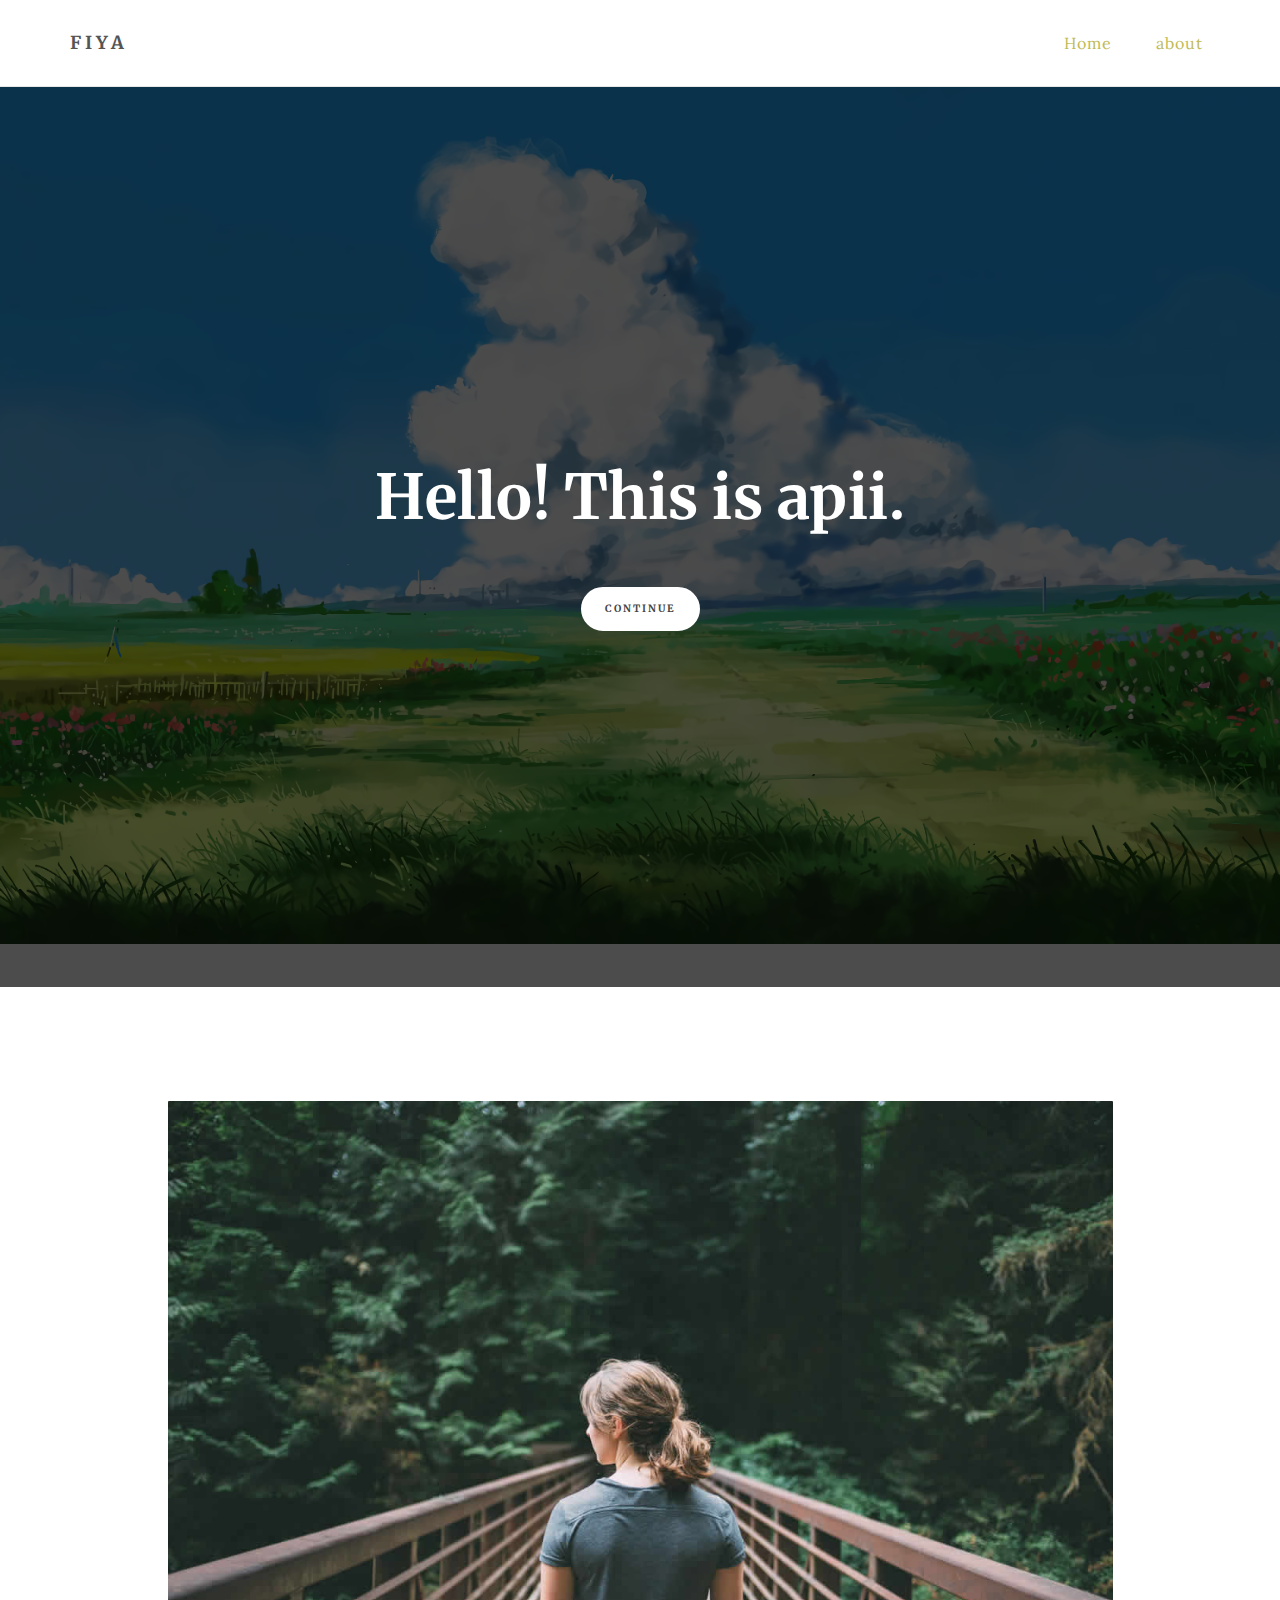
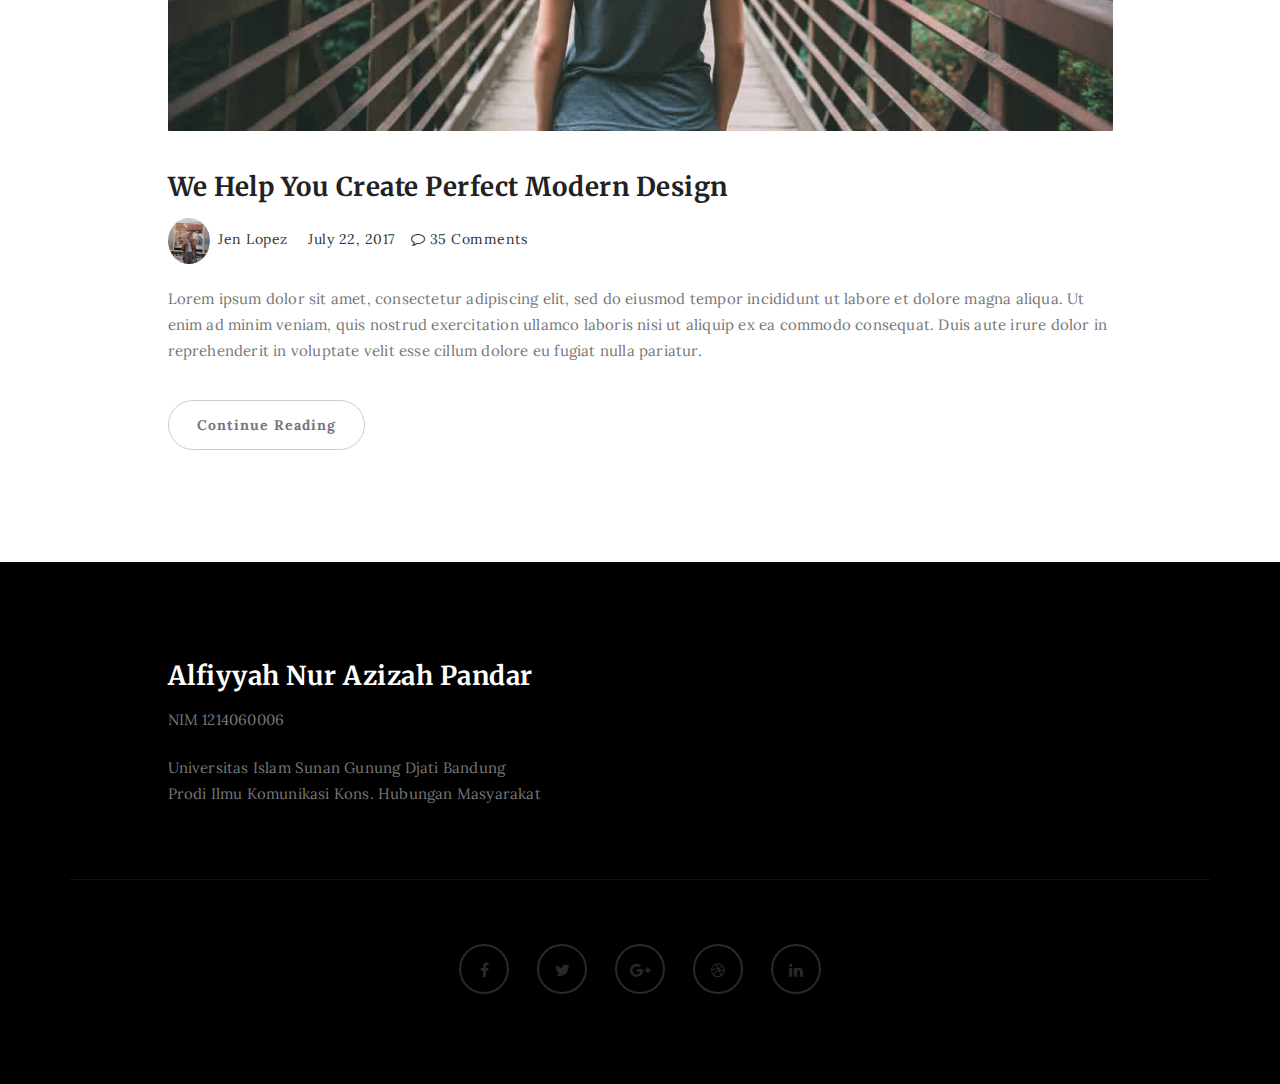
<file: index.html>
<!DOCTYPE html>
<html lang="en">
<head>

<meta charset="UTF-8">
<meta http-equiv="X-UA-Compatible" content="IE=Edge">
<meta name="description" content="">
<meta name="keywords" content="">
<meta name="author" content="">
<meta name="viewport" content="width=device-width, initial-scale=1, maximum-scale=1">

<title>alfiyyah nur azizah pandar</title>
<!--

Template 2085 

-->
<link rel="stylesheet" href="css/bootstrap.min.css">
<link rel="stylesheet" href="css/font-awesome.min.css">

<!-- Main css -->
<link rel="stylesheet" href="css/style.css">
<link href="https://fonts.googleapis.com/css?family=Lora|Merriweather:300,400" rel="stylesheet">

</head>
<body>

<!-- PRE LOADER -->


<!-- Navigation section  -->

<div class="navbar navbar-default navbar-static-top" role="navigation">
     <div class="container">

          <div class="navbar-header">
               <button class="navbar-toggle" data-toggle="collapse" data-target=".navbar-collapse">
                    <span class="icon icon-bar"></span>
                    <span class="icon icon-bar"></span>
                    <span class="icon icon-bar"></span>
               </button>
               <a href="index.html" class="navbar-brand">fiya</a>
          </div>
          <div class="collapse navbar-collapse">
               <ul class="nav navbar-nav navbar-right">
                    <li class="active"><a href="index.html">Home</a></li>
                    <li class="active"><a href="about.html">about</a></li>

               </ul>
          </div>

  </div>
</div>

<!-- Home Section -->

<section id="home" class="main-home parallax-section">
     <div class="overlay"></div>
     <div class="container">
          <div class="row">

               <div class="col-md-12 col-sm-12">
                    <h1>Hello! This is apii.</h1>
                    <a href="#blog" class="smoothScroll btn btn-default">Continue</a>
               </div>

          </div>
     </div>
</section>

<!-- Blog Section -->

<section id="blog">
     <div class="container">
          <div class="row">

               <div class="col-md-offset-1 col-md-10 col-sm-12">
                    <div class="blog-post-thumb">
                         <div class="blog-post-image">
                              <a href="single-post.html">
                                   <img src="images/blog-image1.jpg" class="img-responsive" alt="Blog Image">
                              </a>
                         </div>
                         <div class="blog-post-title">
                              <h3><a href="single-post.html">We Help You Create Perfect Modern Design</a></h3>
                         </div>
                         <div class="blog-post-format">
                              <span><a href="#"><img src="images/author-image1.jpeg" class="img-responsive img-circle"> Jen Lopez</a></span>
                              <span><i class="fa fa-date"></i> July 22, 2017</span>
                              <span><a href="#"><i class="fa fa-comment-o"></i> 35 Comments</a></span>
                         </div>
                         <div class="blog-post-des">
                              <p>Lorem ipsum dolor sit amet, consectetur adipiscing elit, sed do eiusmod tempor incididunt ut labore et dolore magna aliqua. Ut enim ad minim veniam, quis nostrud exercitation ullamco laboris nisi ut aliquip ex ea commodo consequat. Duis aute irure dolor in reprehenderit in voluptate velit esse cillum dolore eu fugiat nulla pariatur.</p>
                              <a href="single-post.html" class="btn btn-default">Continue Reading</a>
                         </div>
                    </div>

                    

                
               </div>

          </div>
     </div>
</section>

<!-- Footer Section -->

<footer>
     <div class="container">
          <div class="row">

               <div class="col-md-5 col-md-offset-1 col-sm-6">
                    <h3>Alfiyyah Nur Azizah Pandar</h3>
                    <p>NIM 1214060006</p>
                    <div class="footer-copyright">
                         <p>Universitas Islam Sunan Gunung Djati Bandung <br> 
                              Prodi Ilmu Komunikasi Kons. Hubungan Masyarakat</p>
                    </div>
               </div>

               <div class="clearfix col-md-12 col-sm-12">
                    <hr>
               </div>

               <div class="col-md-12 col-sm-12">
                    <ul class="social-icon">
                         <li><a href="#" class="fa fa-facebook"></a></li>
                         <li><a href="#" class="fa fa-twitter"></a></li>
                         <li><a href="#" class="fa fa-google-plus"></a></li>
                         <li><a href="#" class="fa fa-dribbble"></a></li>
                         <li><a href="#" class="fa fa-linkedin"></a></li>
                    </ul>
               </div>
               
          </div>
     </div>
</footer>

<!-- Back top -->
<a href="#back-top" class="go-top"><i class="fa fa-angle-up"></i></a>

<!-- SCRIPTS -->

<script src="js/jquery.js"></script>
<script src="js/bootstrap.min.js"></script>
<script src="js/particles.min.js"></script>
<script src="js/app.js"></script>
<script src="js/jquery.parallax.js"></script>
<script src="js/smoothscroll.js"></script>
<script src="js/custom.js"></script>

</body>
</html>
</file>
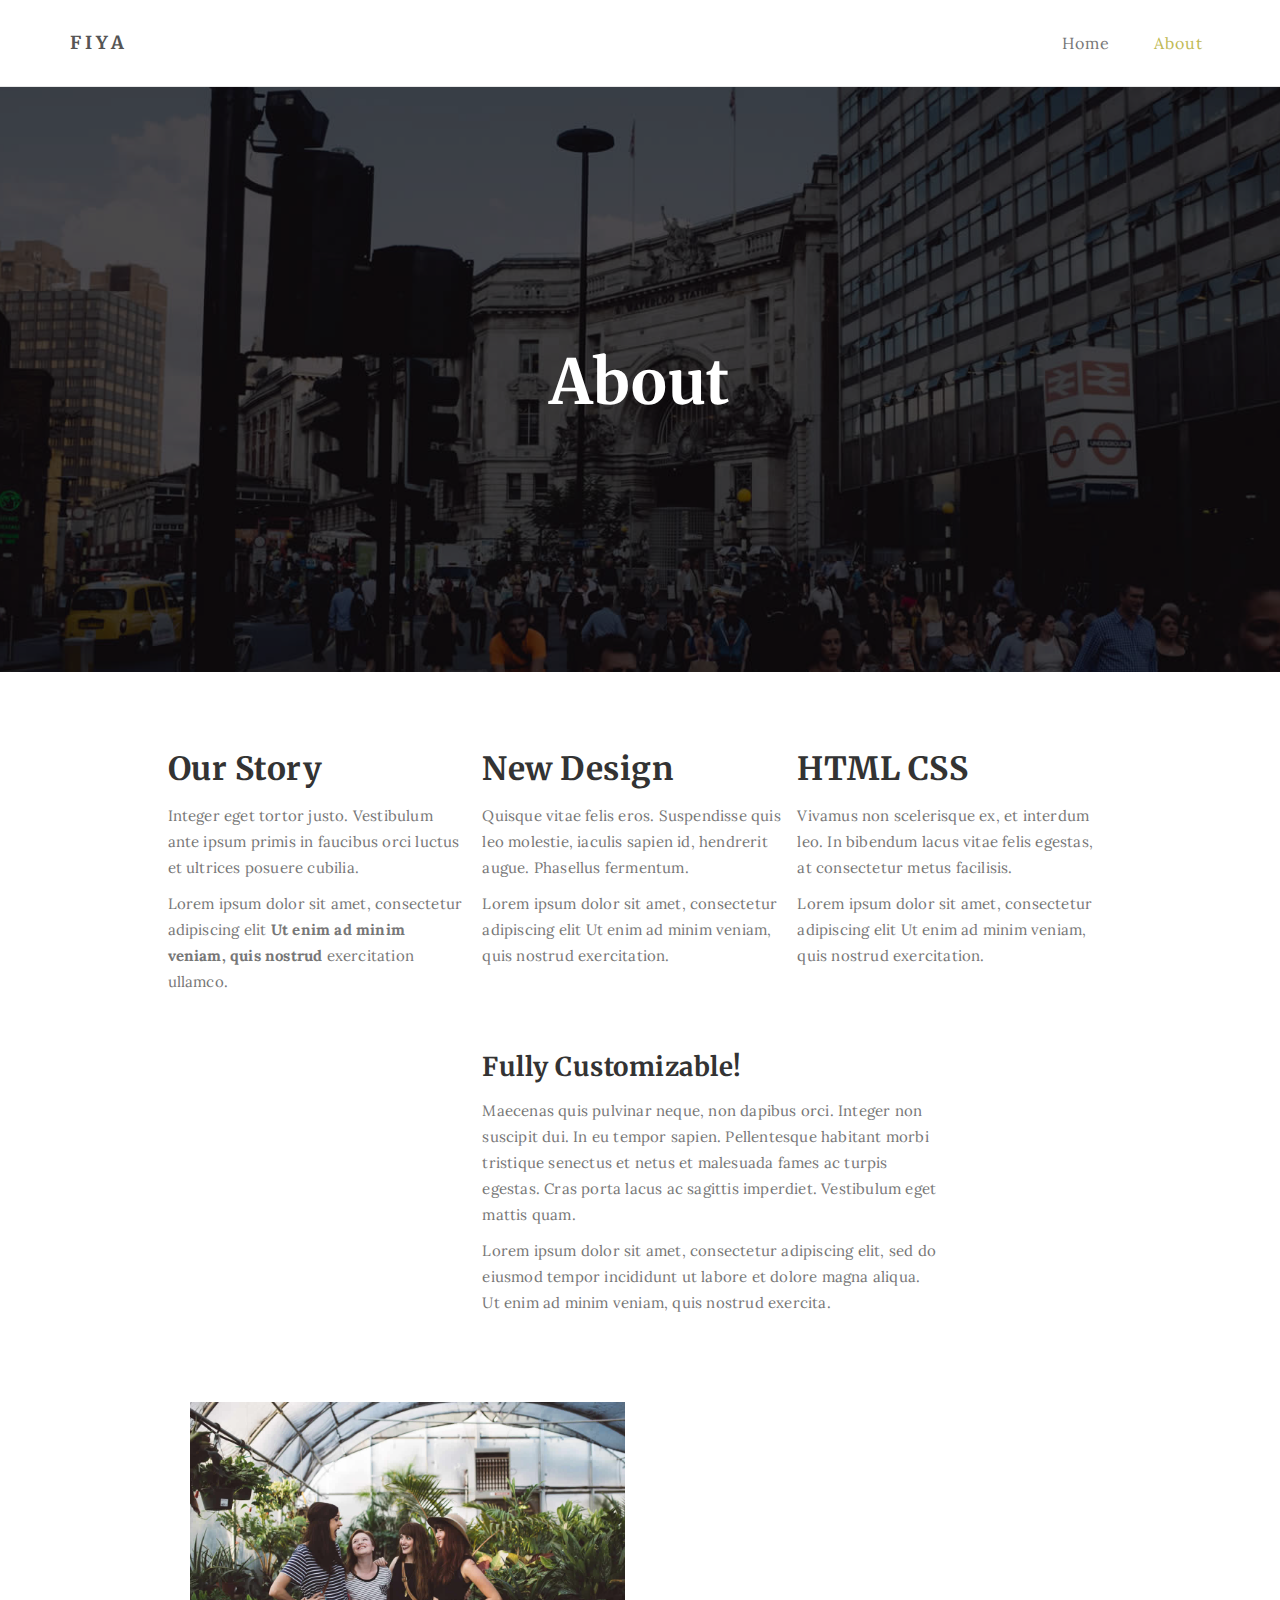
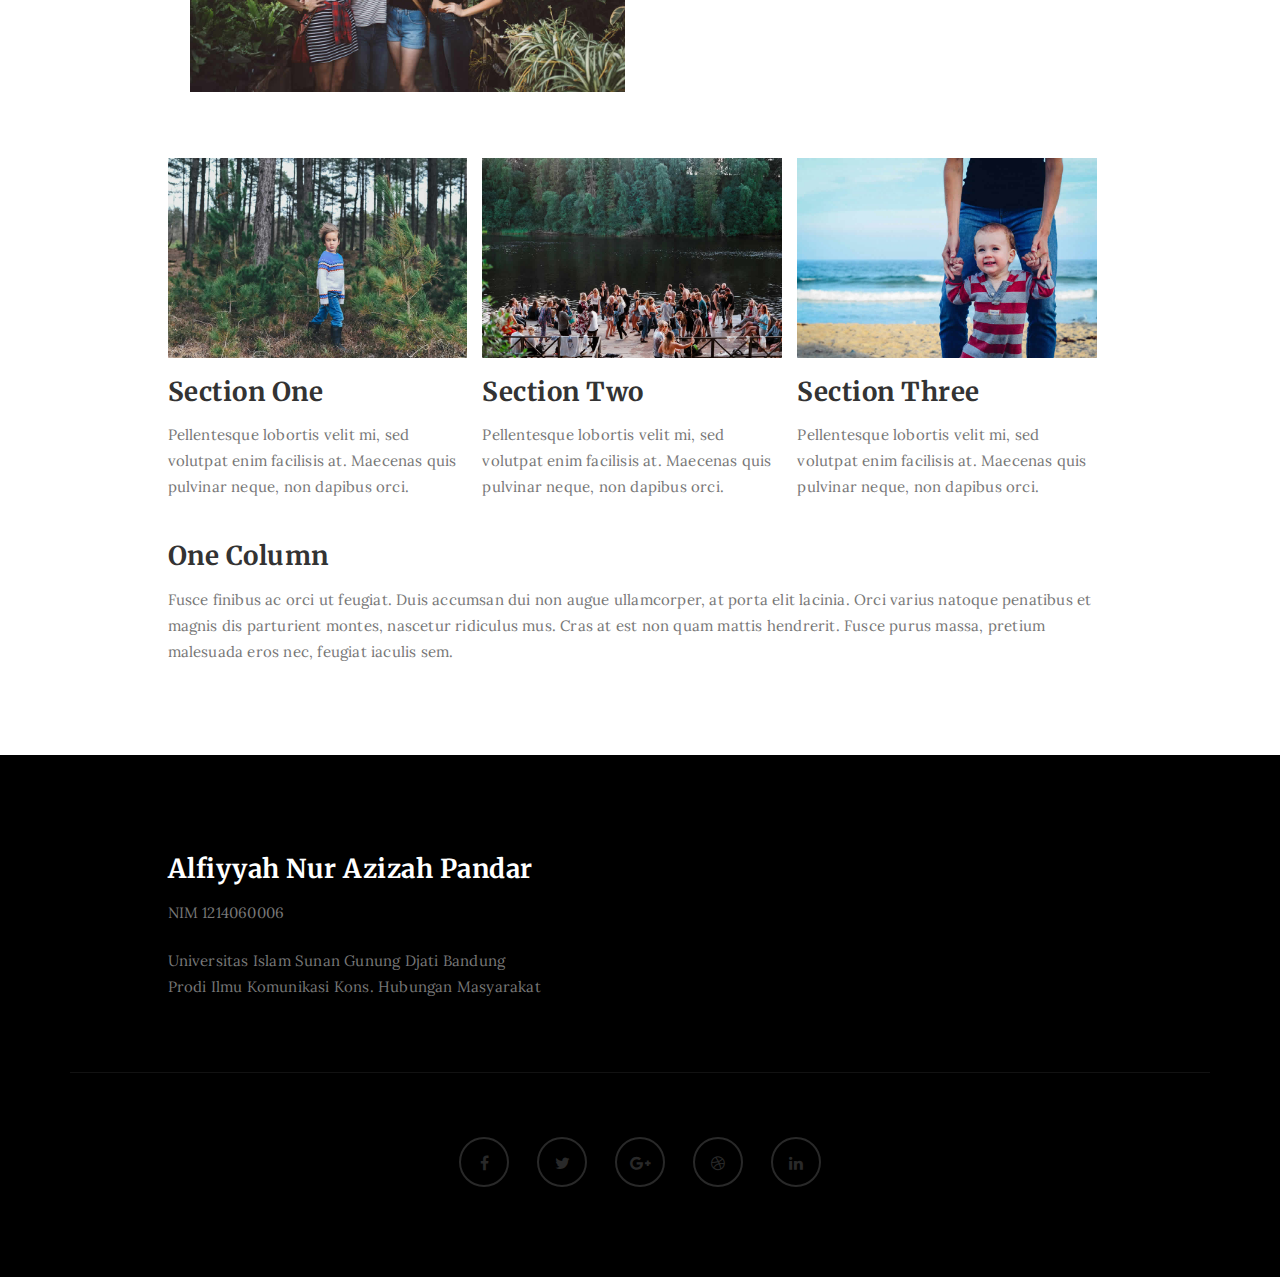
<file: about.html>
<!DOCTYPE html>
<html lang="en">
<head>

<meta charset="UTF-8">
<meta http-equiv="X-UA-Compatible" content="IE=Edge">
<meta name="description" content="">
<meta name="keywords" content="">
<meta name="author" content="">
<meta name="viewport" content="width=device-width, initial-scale=1, maximum-scale=1">

<title>Alfiyyah nur azizah pandar</title>

<link rel="stylesheet" href="css/bootstrap.min.css">
<link rel="stylesheet" href="css/font-awesome.min.css">

<!-- Main css -->
<link rel="stylesheet" href="css/style.css">
<link href="https://fonts.googleapis.com/css?family=Lora|Merriweather:300,400" rel="stylesheet">

</head>
<body>

<!-- PRE LOADER -->

<!-- Navigation section  -->

<div class="navbar navbar-default navbar-static-top" role="navigation">
     <div class="container">

          <div class="navbar-header">
               <button class="navbar-toggle" data-toggle="collapse" data-target=".navbar-collapse">
                    <span class="icon icon-bar"></span>
                    <span class="icon icon-bar"></span>
                    <span class="icon icon-bar"></span>
               </button>
               <a href="index.html" class="navbar-brand">fiya</a>
          </div>
          <div class="collapse navbar-collapse">
               <ul class="nav navbar-nav navbar-right">
                    <li><a href="index.html">Home</a></li>
                    <li class="active"><a href="about.html">About</a></li>
               </ul>
          </div>

  </div>
</div>

<!-- Home Section -->

<section id="home" class="main-about parallax-section">
     <div class="overlay"></div>
     <div class="container">
          <div class="row">

               <div class="col-md-12 col-sm-12">
                    <h1>About</h1>
               </div>

          </div>
     </div>
</section>

<!-- About Section -->

<section id="about">
     <div class="container">
          <div class="row">

               <div class="col-md-offset-1 col-md-10 col-sm-12">
                    <div class="col-md-4 col-sm-4">
                         <h2>Our Story</h2>
                         <p>Integer eget tortor justo. Vestibulum ante ipsum primis in faucibus orci luctus et ultrices posuere cubilia.</p>
                         <p>Lorem ipsum dolor sit amet, consectetur adipiscing elit <strong>Ut enim ad minim veniam, quis nostrud</strong> exercitation ullamco.</p>
                    </div>

                    <div class="col-md-4 col-sm-4">
                         <h2>New Design</h2>
                         <p>Quisque vitae felis eros. Suspendisse quis leo molestie, iaculis sapien id, hendrerit augue. Phasellus fermentum.</p>
                         <p>Lorem ipsum dolor sit amet, consectetur adipiscing elit Ut enim ad minim veniam, quis nostrud exercitation.</p>
                    </div>

                    <div class="col-md-4 col-sm-4">
                         <h2>HTML CSS</h2>
                         <p>Vivamus non scelerisque ex, et interdum leo. In bibendum lacus vitae felis egestas, at consectetur metus facilisis.</p>
                         <p>Lorem ipsum dolor sit amet, consectetur adipiscing elit Ut enim ad minim veniam, quis nostrud exercitation.</p>
                    </div>

                    <div class="col-md-6 col-sm-6">
                         <h3>Fully Customizable!</h3>
                         <p>Maecenas quis pulvinar neque, non dapibus orci. Integer non suscipit dui. In eu tempor sapien. Pellentesque habitant morbi tristique senectus et netus et malesuada fames ac turpis egestas. Cras porta lacus ac sagittis imperdiet. Vestibulum eget mattis quam.</p>
                         <p>Lorem ipsum dolor sit amet, consectetur adipiscing elit, sed do eiusmod tempor incididunt ut labore et dolore magna aliqua. Ut enim ad minim veniam, quis nostrud exercita.</p>
                    </div>

                    <div class="col-md-6 col-sm-6">
                         <img src="images/about-image.jpg" class="img-responsive" alt="About Image">
                    </div>

                    <div class="clearfix"></div>

                    <div class="col-md-4 col-sm-4">
                         <img src="images/about-image1.jpg" class="img-responsive" alt="Blog Image">
                         <h3>Section One</h3>
                         <p>Pellentesque lobortis velit mi, sed volutpat enim facilisis at. Maecenas quis pulvinar neque, non dapibus orci.</p>
                    </div>

                    <div class="col-md-4 col-sm-4">
                         <img src="images/about-image2.jpg" class="img-responsive" alt="Blog Image">
                         <h3>Section Two</h3>
                         <p>Pellentesque lobortis velit mi, sed volutpat enim facilisis at. Maecenas quis pulvinar neque, non dapibus orci.</p>
                    </div>

                    <div class="col-md-4 col-sm-4">
                         <img src="images/about-image3.jpg" class="img-responsive" alt="Blog Image">
                         <h3>Section Three</h3>
                         <p>Pellentesque lobortis velit mi, sed volutpat enim facilisis at. Maecenas quis pulvinar neque, non dapibus orci.</p>
                    </div>
					
                    <h3>One Column</h3>
                    <p>Fusce finibus ac orci ut feugiat. Duis accumsan dui non augue ullamcorper, at porta elit lacinia. Orci varius natoque penatibus et magnis dis parturient montes, nascetur ridiculus mus. Cras at est non quam mattis hendrerit. Fusce purus massa, pretium malesuada eros nec, feugiat iaculis sem.</p>
               </div>

          </div>
     </div>
</section>

<!-- Footer Section -->

<footer>
     <div class="container">
          <div class="row">

               <div class="col-md-5 col-md-offset-1 col-sm-6">
                    <h3>Alfiyyah Nur Azizah Pandar</h3>
                    <p>NIM 1214060006</p>
                    <div class="footer-copyright">
                         <p>Universitas Islam Sunan Gunung Djati Bandung <br> 
                              Prodi Ilmu Komunikasi Kons. Hubungan Masyarakat</p>
                    </div>
               </div>

               <div class="clearfix col-md-12 col-sm-12">
                    <hr>
               </div>

               <div class="col-md-12 col-sm-12">
                    <ul class="social-icon">
                         <li><a href="#" class="fa fa-facebook"></a></li>
                         <li><a href="#" class="fa fa-twitter"></a></li>
                         <li><a href="#" class="fa fa-google-plus"></a></li>
                         <li><a href="#" class="fa fa-dribbble"></a></li>
                         <li><a href="#" class="fa fa-linkedin"></a></li>
                    </ul>
               </div>
               
          </div>
     </div>
</footer>

<!-- Back top -->
<a href="#back-top" class="go-top"><i class="fa fa-angle-up"></i></a>

<!-- SCRIPTS -->

<script src="js/jquery.js"></script>
<script src="js/bootstrap.min.js"></script>
<script src="js/jquery.parallax.js"></script>
<script src="js/custom.js"></script>

</body>
</html>
</file>
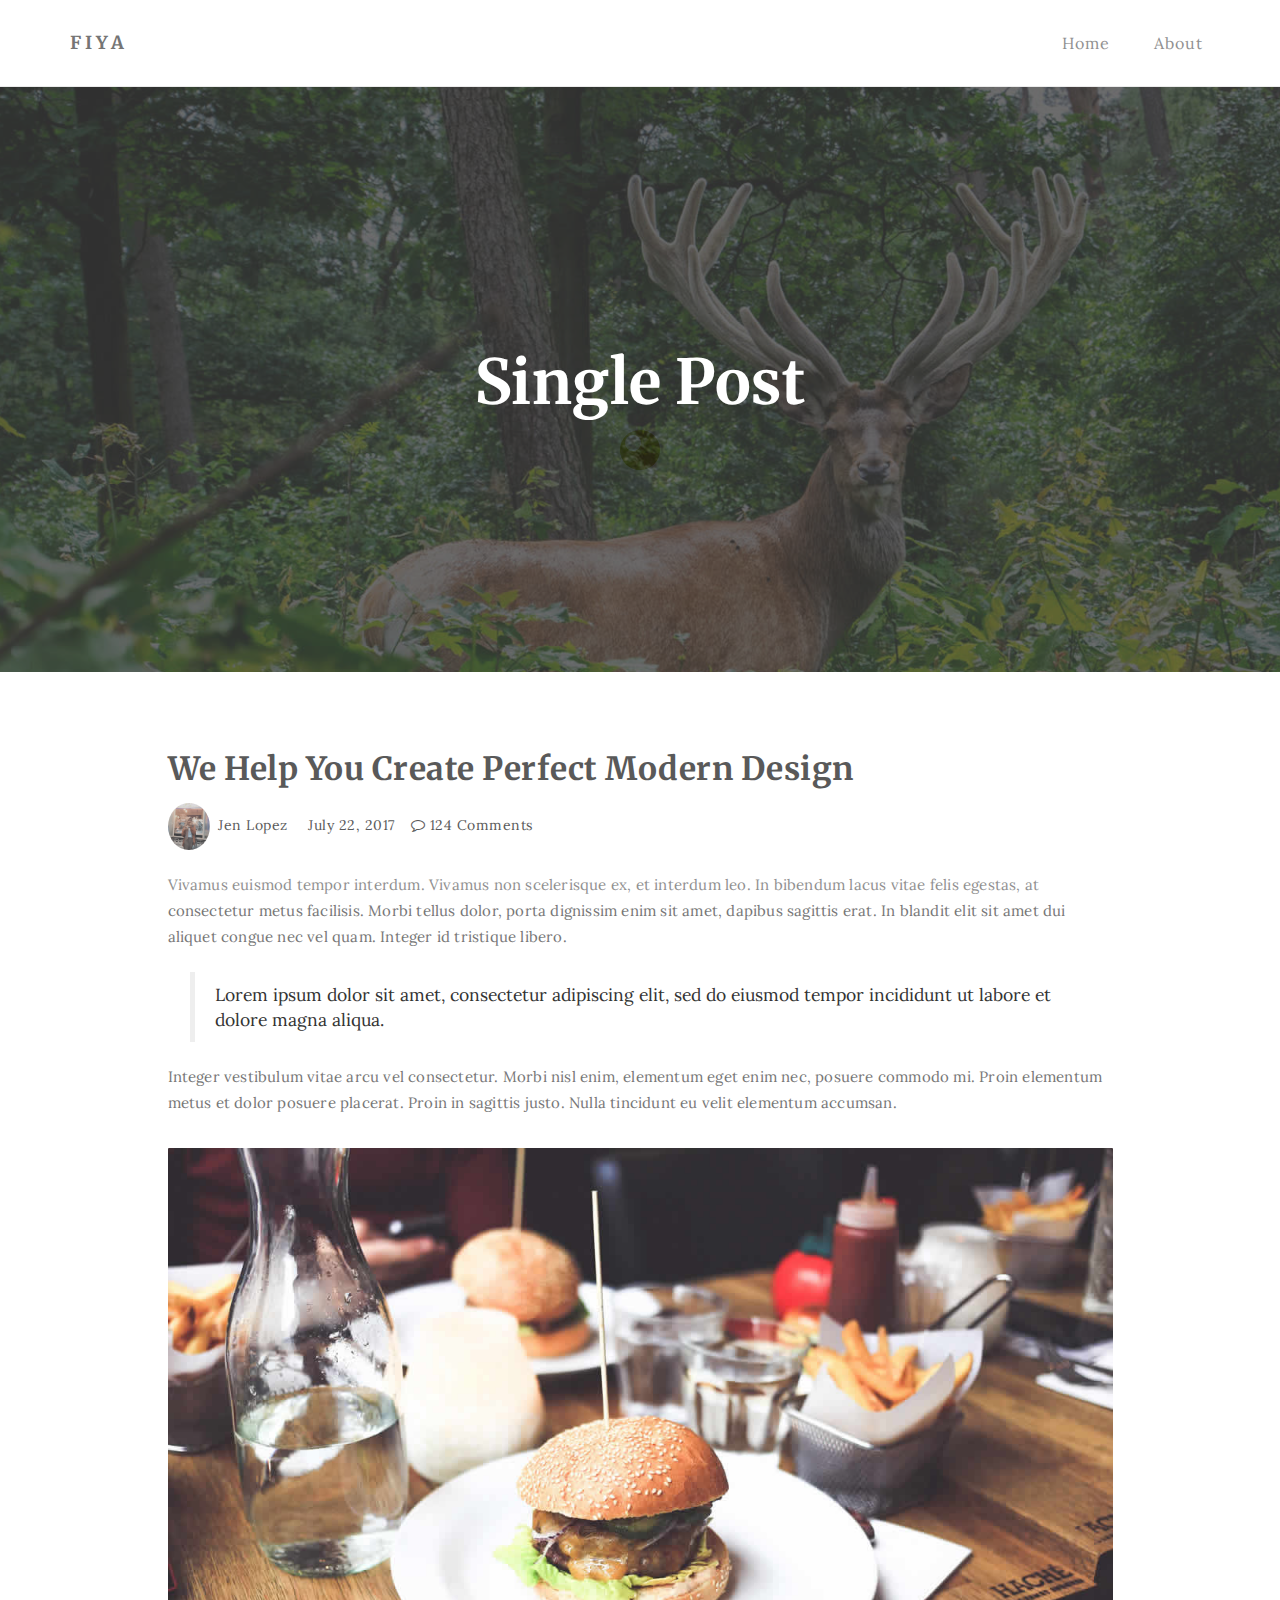
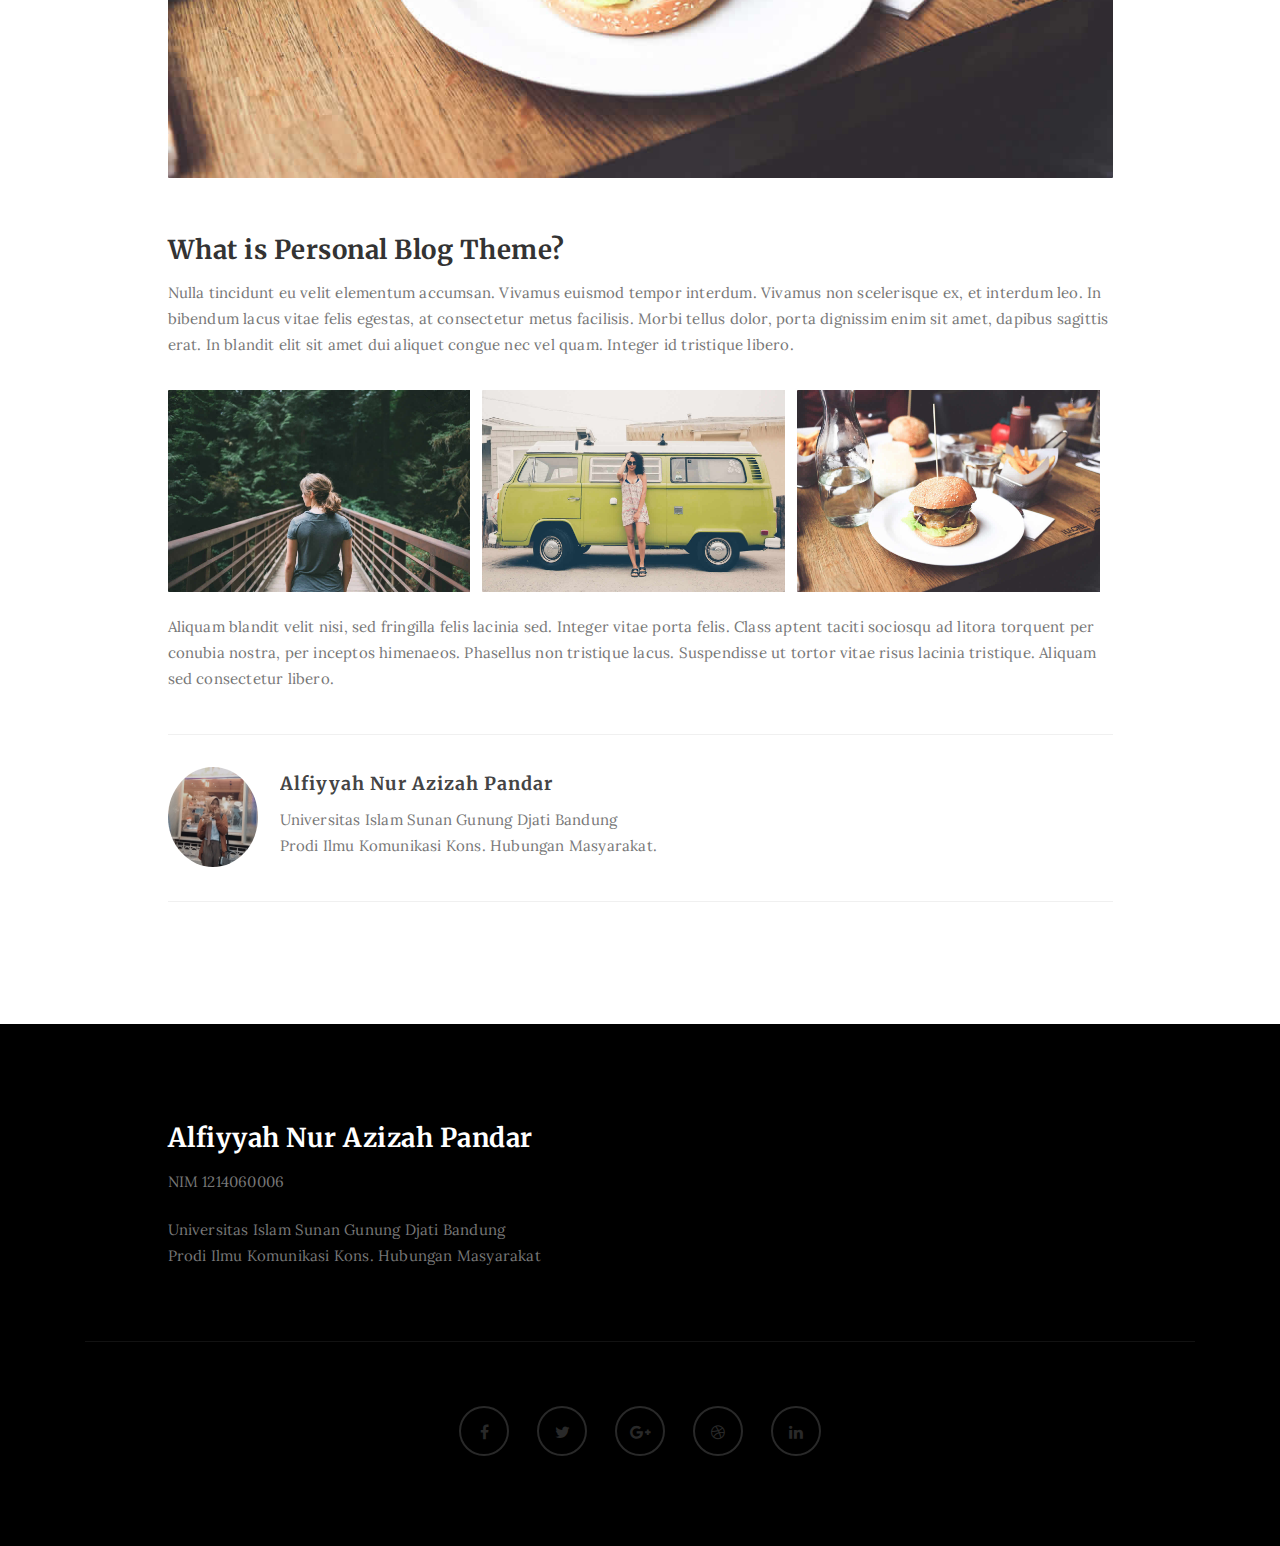
<file: single-post.html>
<!DOCTYPE html>
<html lang="en">
<head>

<meta charset="UTF-8">
<meta http-equiv="X-UA-Compatible" content="IE=Edge">
<meta name="description" content="">
<meta name="keywords" content="">
<meta name="author" content="">
<meta name="viewport" content="width=device-width, initial-scale=1, maximum-scale=1">

<title>fiya</title>
<!--


-->
<link rel="stylesheet" href="css/bootstrap.min.css">
<link rel="stylesheet" href="css/font-awesome.min.css">

<!-- Main css -->
<link rel="stylesheet" href="css/style.css">
<link href="https://fonts.googleapis.com/css?family=Lora|Merriweather:300,400" rel="stylesheet">

</head>
<body>

<!-- PRE LOADER -->

<div class="preloader">
     <div class="sk-spinner sk-spinner-wordpress">
          <span class="sk-inner-circle"></span>
     </div>
</div>

<!-- Navigation section  -->

<div class="navbar navbar-default navbar-static-top" role="navigation">
     <div class="container">

          <div class="navbar-header">
               <button class="navbar-toggle" data-toggle="collapse" data-target=".navbar-collapse">
                    <span class="icon icon-bar"></span>
                    <span class="icon icon-bar"></span>
                    <span class="icon icon-bar"></span>
               </button>
               <a href="index.html" class="navbar-brand">fiya</a>
          </div>
          <div class="collapse navbar-collapse">
               <ul class="nav navbar-nav navbar-right">
                    <li><a href="index.html">Home</a></li>
                    <li><a href="about.html">About</a></li>
               </ul>
          </div>

  </div>
</div>

<!-- Home Section -->

<section id="home" class="main-single-post parallax-section">
     <div class="overlay"></div>
     <div class="container">
          <div class="row">

               <div class="col-md-12 col-sm-12">
                    <h1>Single Post</h1>
               </div>

          </div>
     </div>
</section>

<!-- Blog Single Post Section -->

<section id="blog-single-post">
     <div class="container">
          <div class="row">

               <div class="col-md-offset-1 col-md-10 col-sm-12">
                    <div class="blog-single-post-thumb">
                         

                         <div class="blog-post-title">
                              <h2>We Help You Create Perfect Modern Design</a></h2>
                         </div>

                         <div class="blog-post-format">
                              <span><a href="#"><img src="images/author-image1.jpeg" class="img-responsive img-circle"> Jen Lopez</a></span>
                              <span><i class="fa fa-date"></i> July 22, 2017</span>
                              <span><a href="#"><i class="fa fa-comment-o"></i> 124 Comments</a></span>
                         </div>

                         <div class="blog-post-des">
                              <p>Vivamus euismod tempor interdum. Vivamus non scelerisque ex, et interdum leo. In bibendum lacus vitae felis egestas, at consectetur metus facilisis. Morbi tellus dolor, porta dignissim enim sit amet, dapibus sagittis erat. In blandit elit sit amet dui aliquet congue nec vel quam. Integer id tristique libero.</p>
                              <blockquote>Lorem ipsum dolor sit amet, consectetur adipiscing elit, sed do eiusmod tempor incididunt ut labore et dolore magna aliqua. </blockquote>
                              <p>Integer vestibulum vitae arcu vel consectetur. Morbi nisl enim, elementum eget enim nec, posuere commodo mi. Proin elementum metus et dolor posuere placerat. Proin in sagittis justo. Nulla tincidunt eu velit elementum accumsan.</p>
                              
                              <div class="blog-post-image">
                              <img src="images/blog-image3.jpg" class="img-responsive" alt="Blog Image 3">
                         </div>
                         
                              <h3>What is Personal Blog Theme?</h3>
                              <p>Nulla tincidunt eu velit elementum accumsan. Vivamus euismod tempor interdum. Vivamus non scelerisque ex, et interdum leo. In bibendum lacus vitae felis egestas, at consectetur metus facilisis. Morbi tellus dolor, porta dignissim enim sit amet, dapibus sagittis erat. In blandit elit sit amet dui aliquet congue nec vel quam. Integer id tristique libero.</p>
                         </div>
                         
                         

                         <div class="blog-single-post-image">
                              <div class="col-md-4 col-sm-4">
                                   <img src="images/blog-image1.jpg" class="img-responsive" alt="Blog Image 1">
                              </div>
                              <div class="col-md-4 col-sm-4">
                                   <img src="images/blog-image2.jpg" class="img-responsive" alt="Blog Image 2">
                              </div>
                              <div class="col-md-4 col-sm-4">
                                   <img src="images/blog-image3.jpg" class="img-responsive" alt="Blog Image 3">
                              </div>
                         </div>
                         <p>Aliquam blandit velit nisi, sed fringilla felis lacinia sed. Integer vitae porta felis. Class aptent taciti sociosqu ad litora torquent per conubia nostra, per inceptos himenaeos. Phasellus non tristique lacus. Suspendisse ut tortor vitae risus lacinia tristique. Aliquam sed consectetur libero.</p>

                         <div class="blog-author">
                              <div class="media">
                                   <div class="media-object pull-left">
                                        <img src="images/author-image1.jpeg" class="img-circle img-responsive" alt="blog">
                                   </div>
                                   <div class="media-body">
                                        <h3 class="media-heading"><a href="#">Alfiyyah Nur Azizah Pandar</a></h3>
                                        <p>Universitas Islam Sunan Gunung Djati Bandung <br>
                                             Prodi Ilmu Komunikasi Kons. Hubungan Masyarakat.</p>
                                   </div>
                              </div>
                         </div>

                         

                         
                    </div>
          </div>
     </div>
</section>

<!-- Footer Section -->

<footer>
     <div class="container">
          <div class="row">

               <div class="col-md-5 col-md-offset-1 col-sm-6">
                    <h3>Alfiyyah Nur Azizah Pandar</h3>
                    <p>NIM 1214060006</p>
                    <div class="footer-copyright">
                         <p>Universitas Islam Sunan Gunung Djati Bandung <br> 
                              Prodi Ilmu Komunikasi Kons. Hubungan Masyarakat</p>
                    </div>
               </div>
               </div>

               

               <div class="clearfix col-md-12 col-sm-12">
                    <hr>
               </div>

               <div class="col-md-12 col-sm-12">
                    <ul class="social-icon">
                         <li><a href="#" class="fa fa-facebook"></a></li>
                         <li><a href="#" class="fa fa-twitter"></a></li>
                         <li><a href="#" class="fa fa-google-plus"></a></li>
                         <li><a href="#" class="fa fa-dribbble"></a></li>
                         <li><a href="#" class="fa fa-linkedin"></a></li>
                    </ul>
               </div>
               
          </div>
     </div>
</footer>

<!-- Back top -->
<a href="#back-top" class="go-top"><i class="fa fa-angle-up"></i></a>

<!-- SCRIPTS -->

<script src="js/jquery.js"></script>
<script src="js/bootstrap.min.js"></script>
<script src="js/jquery.parallax.js"></script>
<script src="js/custom.js"></script>

</body>
</html>
</file>
<file: css/style.css>
/*

Template 2085 Neuron

http://www.tooplate.com/view/2085-neuron

*/

body {
		background: #ffffff;
    font-family: 'Lora', serif;
    font-style: normal;
		font-weight: 300;
    overflow-x: hidden;
}


/*---------------------------------------
    Typorgraphy              
-----------------------------------------*/

h1,h2,h3,h4,h5,h6 {
  font-family: 'Merriweather', serif;
  font-style: normal;
  font-weight: bold;
  letter-spacing: 0.5px;
}

h1 {
    font-size: 62px;
    padding-bottom: 14px;
    margin-bottom: 0px;
}

h2 {
  font-size: 32px;
}

h2,h3 {
  padding-bottom: 6px;
}

h3 {
  font-size: 26px;
}

h4 {
  color: #666;
  font-size: 12px;
  font-weight: normal;
  letter-spacing: 2px;
}

p {
    color: #777;
    font-size: 15px;
    font-weight: 300;
    line-height: 26px;
    letter-spacing: 0.2px;
}

.btn-success:focus {
  background-color: #000;
  border-color: transparent;
}


/*---------------------------------------
    General               
-----------------------------------------*/

html{
  -webkit-font-smoothing: antialiased;
}

a {
  color: #4d638c;
  -webkit-transition: 0.5s;
  -o-transition: 0.5s;
  transition: 0.5s;
  text-decoration: none !important;
}
a:hover, a:active, a:focus {
  color: #4d638c;
  outline: none;
}

* {
  -webkit-box-sizing: border-box;
  -moz-box-sizing: border-box;
  box-sizing: border-box;
}

*:before,
*:after {
  -webkit-box-sizing: border-box;
  -moz-box-sizing: border-box;
  box-sizing: border-box;
}

#about, 
#gallery,
#contact,
#blog, 
#blog-single-post {
  padding-top: 60px;
  padding-bottom: 80px;
}

.main-about,
.main-single-post,
.main-gallery,
.main-contact {
  height: 65vh;
}

.overlay {
  background: rgba(0,0,0,0.7 );
  width: 100%;
  height: 100vh;
  position: absolute;
  top: 0;
  left: 0;
  right: 0;
  bottom: 0;
}

.parallax-section {
  background-attachment: fixed !important;
  background-size: cover !important;
  overflow: hidden;
}


/*---------------------------------------
    Preloader section              
-----------------------------------------*/

.preloader {
  position: fixed;
  top: 0;
  left: 0;
  width: 100%;
  height: 100%;
  z-index: 99999;
  display: flex;
  flex-flow: row nowrap;
  justify-content: center;
  align-items: center;
  background: none repeat scroll 0 0 #ffffff;
}

.sk-spinner-wordpress.sk-spinner {
  background-color: #bfba55;
  width: 40px;
  height: 40px;
  border-radius: 40px;
  position: relative;
  -webkit-animation: sk-innerCircle 1s linear infinite;
  animation: sk-innerCircle 1s linear infinite; 
}

.sk-spinner-wordpress .sk-inner-circle {
  display: block;
  background-color: #ffffff;
  width: 16px;
  height: 16px;
  position: absolute;
  border-radius: 8px;
  top: 5px;
  left: 5px; 
}

@-webkit-keyframes sk-innerCircle {
  0% {
    -webkit-transform: rotate(0);
            transform: rotate(0); }

  100% {
    -webkit-transform: rotate(360deg);
            transform: rotate(360deg); } }

@keyframes sk-innerCircle {
  0% {
    -webkit-transform: rotate(0);
            transform: rotate(0); }

  100% {
    -webkit-transform: rotate(360deg);
            transform: rotate(360deg); } }



/*---------------------------------------
    Main Navigation             
-----------------------------------------*/

.navbar-default {
    background: #ffffff;
    margin: 0 !important;
    padding: 18px 0;
}

.navbar-default .navbar-brand {
  color: #555;
  font-family: 'Merriweather', serif;
  font-weight: bold;
  text-transform: uppercase;
  letter-spacing: 4px;
  margin: 0;
}

.navbar-default .navbar-nav li a {
    color: #777;
    font-size: 16px;
    letter-spacing: 1px;
    -webkit-transition: all 0.4s ease-in-out;
    transition: all 0.4s ease-in-out;
    padding-right: 22px;
    padding-left: 22px;
}

.navbar-default .navbar-nav > li a:hover {
    color: #bfba55 !important;
}

.navbar-default .navbar-nav > li > a:hover,
.navbar-default .navbar-nav > li > a:focus {
    color: #606066;
    background-color: transparent;
}

.navbar-default .navbar-nav li a:hover,
 .navbar-default .navbar-nav .active > a {
    color: #bfba55;
  }

.navbar-default .navbar-nav > .active > a,
.navbar-default .navbar-nav > .active > a:hover,
.navbar-default .navbar-nav > .active > a:focus {
    color: #bfba55;
    background-color: transparent;
}

.navbar-default .navbar-toggle {
     border: none;
     padding-top: 10px;
  }

.navbar-default .navbar-toggle .icon-bar {
    background: #bfba55;
    border-color: transparent;
  }

.navbar-default .navbar-toggle:hover,
.navbar-default .navbar-toggle:focus { 
  background-color: transparent;
}



/*---------------------------------------
    Home section              
-----------------------------------------*/

#home {
    background-size: cover;
    background-position: center center;
    color: #ffffff;
    display: -webkit-box;
    display: -webkit-flex;
     display: -ms-flexbox;
    display: flex;
    -webkit-box-align: center;
    -webkit-align-items: center;
    -ms-flex-align: center;
     align-items: center;
    position: relative;
    text-align: center;
}

.main-home {
  background: url('../images/home-bg.png') no-repeat;
  height: 100vh;
}

.main-about {
  background: url('../images/about-bg.jpg') no-repeat;
}

.main-single-post {
  background: url('../images/single-post-bg.jpg') no-repeat;
}

.main-gallery {
  background: url('../images/gallery-bg.jpg') no-repeat;
}

.main-contact {
  background: url('../images/contact-bg.jpg') no-repeat;
}

#particles-js {
  position: absolute;
  width: 100%;
  height: 100vh;
  top: 0;
  left: 0;
}

#home h4 {
  color: #bfba55;
}

#home .btn {
  background: #ffffff;
  border: 2px solid #ffffff;
  border-radius: 100px;
  color: #444;
  font-family: 'Merriweather', serif;
  font-size: 10px;
  font-weight: bold;
  letter-spacing: 2px;
  text-transform: uppercase;
  padding: 13px 22px;
  margin-top: 42px;
  transition: all 0.4s ease-in-out;
}

#home .btn:hover {
  background: transparent;
  border-color: #ffffff;
  color: #ffffff;
}



/*---------------------------------------
   About section              
-----------------------------------------*/

#about .col-md-6 {
  padding-top: 22px;
  padding-bottom: 32px;
}

#about .col-md-6 img {
  padding: 22px 0px 22px 22px;
}

#about .col-md-4 {
  padding-bottom: 32px;
}

#about .col-md-4 img {
  padding-top: 12px;
}



/*---------------------------------------
   Gallery section              
-----------------------------------------*/

#gallery span {
  display: block;
  padding-bottom: 32px;
}

#gallery .col-md-6 {
  padding-left: 0px;
  padding-right: 0px;
}

#gallery .gallery-thumb {
  background-color: #ffffff;
  box-shadow: 0px 1px 2px 0px rgba(90, 91, 95, 0.15);
  cursor: pointer;
  display: block;
  position: relative;
  top: 0px;
  transition: all 0.4s ease-in-out;
}

#gallery .gallery-thumb:hover {
  box-shadow: 0px 16px 22px 0px rgba(90, 91, 95, 0.3);
  top: -5px;
}

#gallery .gallery-thumb img {
  width: 100%;
}

#gallery .col-md-12 p {
  padding-top: 22px;
  text-align: center;
}



/*---------------------------------------
   Contact section              
-----------------------------------------*/

#contact .col-md-4 {
  padding-left: 0px;
}

#contact .col-md-12 {
  padding-left: 0;
}

#contact form {
  padding-top: 32px;
}

#contact .form-control {
  border: 2px solid #f0f0f0;
  box-shadow: none;
  margin-top: 10px;
  margin-bottom: 10px;
  transition: all 0.4s ease-in-out;
}

#contact .form-control:hover {
  border-color: #555;
}

#contact input {
  height: 50px;
}

#contact input[type="submit"] {
  background: #bfba55;
  border-radius: 100px;
  border: none;
  color: #ffffff;
  font-weight: bold;
  transition: all 0.4s ease-in-out;
}

#contact input[type="submit"]:hover {
  background: #333;
}



/*---------------------------------------
   Blog section              
-----------------------------------------*/

.blog-post-thumb {
  border-bottom: 1px solid #f0f0f0;
  padding-top: 32px;
  padding-bottom: 62px;
  margin-bottom: 32px;
}

.blog-post-thumb:last-child {
  border-bottom: 0px;
  padding-bottom: 32px;
  margin-bottom: 0px;
}

.blog-post-image,
.blog-post-video {
  padding-top: 22px;
  padding-bottom: 22px;
  width: 100%;
}

#about img,
.blog-post-image img {
  border-radius: 1px;
}

.blog-post-title a {
  color: #222;
}

.blog-post-title a:hover {
  color: #bfba55;
}

.blog-post-format {
  padding-bottom: 22px;
}

.blog-post-format span {
  letter-spacing: 0.5px;
  padding-right: 12px;
}

.blog-post-format span a {
  color: #333;
}

.blog-post-format span img {
  display: inline-block;
  width: 42px;
  margin-right: 4px;
}

.blog-post-des blockquote {
  margin: 22px;
}

.blog-post-des .btn {
  border-radius: 100px;
  color: #777;
  font-weight: bold;
  letter-spacing: 1px;
  padding: 14px 28px;
  margin-top: 26px;
  transition: all 0.4s ease-in-out;
}

.blog-post-des .btn:hover {
  background: #bfba55;
  border-color: transparent;
  color: #ffffff;
}

.blog-author {
  border-top: 1px solid #f0f0f0;
  border-bottom: 1px solid #f0f0f0;
  padding-top: 32px;
  padding-bottom: 32px;
  margin-top: 42px;
  margin-bottom: 42px;
}

.blog-author .media img {
  display: inline-block;
  width: 90px;
  margin-right: 12px;
}

.blog-author .media a,
.blog-comment .media h3 {
  color: #444;
  font-size: 18px;
  letter-spacing: 1px;
}

.blog-comment {
  border-bottom: 1px solid #f0f0f0;
  padding-bottom: 32px;
  margin-bottom: 42px;
}

.blog-comment .media:nth-child(2) {
  padding-top: 22px;
}

.blog-comment .media img {
  width: 82px;
  margin-right: 12px;
}

.blog-comment .media h3 {
  display: inline-block;
  padding-right: 14px;
}


.blog-comment-form h3 {
  padding-bottom: 18px;
}

#about .col-md-6, #about .col-md-4,
.blog-comment-form .col-md-4 {
  padding-left: 0px;
}

.blog-comment-form .form-control {
  box-shadow: none;
  border: 2px solid #f0f0f0;
  margin-top: 10px;
  margin-bottom: 10px;
  transition: all 0.4s ease-in-out;
}

.blog-comment-form .form-control:hover {
  border-color: #555;
}

.blog-comment-form input {
  height: 45px;
}

.blog-comment-form input[type="submit"] {
  background: #bfba55;
  border-radius: 100px;
  border: none;
  color: #ffffff;
  font-weight: bold;
  transition: all 0.4s ease-in-out;
}

.blog-comment-form input[type="submit"]:hover {
  background: #333;
  border-color: transparent;
  color: #ffffff;
}



/*---------------------------------------
   Blog Single Post section              
-----------------------------------------*/

#blog-single-post .blog-single-post-image {
  padding-top: 22px;
}

#blog-single-post .blog-single-post-image .col-md-4 {
  padding-left: 0px;
  padding-right: 0px;
  padding-bottom: 22px;
}

#blog-single-post .blog-single-post-image img {
  border-radius: 1px;
  padding-right: 12px;
}

#blog-single-post .blog-post-des h3 {
  padding-top: 16px;
}



/*---------------------------------------
   Footer section              
-----------------------------------------*/

footer {
    background: #000;
    color: #ffffff;
    padding: 80px 0px;
    position: relative;
}

footer .col-md-4 .fa {
  color: #ffffff;
  padding-right: 8px;
}

footer hr {
  border-color: #121212;
  margin-top: 62px;
  margin-bottom: 42px;
}

footer .footer-copyright {
  padding-top: 12px;
}



/* Back top */
.go-top {
  background-color: #ffffff;
  box-shadow: 1px 1.732px 12px 0px rgba( 0, 0, 0, .14 ), 1px 1.732px 3px 0px rgba( 0, 0, 0, .12 );
  transition : all 1s ease;
  bottom: 2em;
  right: 2em;
  color: #333;
  font-size: 24px;
  display: none;
  position: fixed;
  text-decoration: none;
  width: 40px;
  height: 40px;
  line-height: 38px;
  text-align: center;
  border-radius: 100%;
}

.go-top:hover {
    background: #bfba55;
    color: #ffffff;
}



/*---------------------------------------
   Social icon             
-----------------------------------------*/

.social-icon {
    position: relative;
    padding: 0;
    margin: 0;
    text-align: center;
}

.social-icon li {
    display: inline-block;
    list-style: none;
}

.social-icon li a {
    border: 2px solid #292929;
    color: #292929;
    border-radius: 100px;
    cursor: pointer;
    font-size: 16px;
    text-decoration: none;
    transition: all 0.4s ease-in-out;
    width: 50px;
    height: 50px;
    line-height: 50px;
    text-align: center;
    vertical-align: middle;
    position: relative;
    margin: 22px 12px 10px 12px;
}

.social-icon li a:hover {
    border-color: #bfba55;
    color: #bfba55;
    transform: scale(1.1);
}



/*---------------------------------------
   Mobile Responsive         
-----------------------------------------*/

@media (max-width: 980px) {

  .main-about,
  .main-single-post,  
  .main-gallery,
  .main-contact {
    height: 35vh;
  }

}


@media (max-width: 768px) {

  h1 {
    font-size: 52px;
  }

  h2 {
    font-size: 26px;
  }

  #about .col-md-6 img {
    padding-left: 0px;
  }

  #blog-single-post .blog-single-post-image img {
    padding-bottom: 22px;
  }

  footer .col-md-4 {
    padding-top: 22px;
  }

}


@media (max-width: 650px) {

  h1 {
    font-size: 42px;
  }

  #about, #gallery,
  #contact,
  #blog, #blog-single-post {
    padding-top: 60px;
    padding-bottom: 60px;
  }

}
</file>
